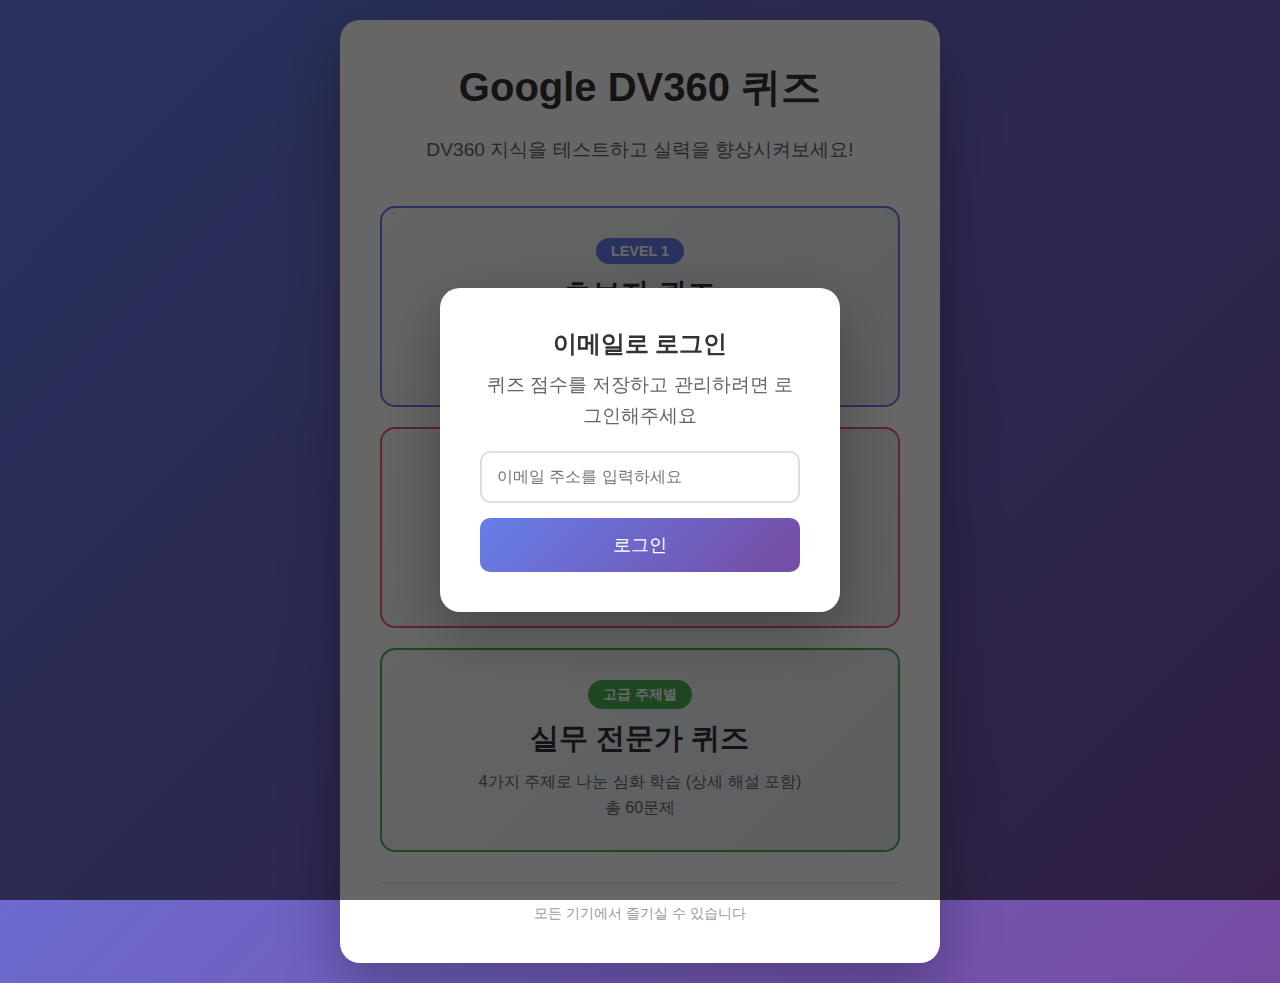
<file: index.html>
<!DOCTYPE html>
<html lang="ko">
<head>
    <meta charset="UTF-8">
    <meta name="viewport" content="width=device-width, initial-scale=1.0">
    <title>Google DV360 퀴즈 게임</title>
    <style>
        * {
            margin: 0;
            padding: 0;
            box-sizing: border-box;
        }

        body {
            font-family: 'Segoe UI', Tahoma, Geneva, Verdana, sans-serif;
            background: linear-gradient(135deg, #667eea 0%, #764ba2 100%);
            min-height: 100vh;
            display: flex;
            justify-content: center;
            align-items: center;
            padding: 20px;
        }

        .container {
            background: white;
            border-radius: 20px;
            box-shadow: 0 20px 60px rgba(0, 0, 0, 0.3);
            max-width: 600px;
            width: 100%;
            padding: 40px;
            text-align: center;
        }

        h1 {
            color: #333;
            font-size: 2.5rem;
            margin-bottom: 20px;
        }

        p {
            color: #666;
            font-size: 1.2rem;
            margin-bottom: 40px;
            line-height: 1.6;
        }

        .level-cards {
            display: grid;
            gap: 20px;
            margin-bottom: 30px;
        }

        .level-card {
            background: linear-gradient(135deg, #f8f9fa 0%, #e9ecef 100%);
            border-radius: 15px;
            padding: 30px;
            transition: all 0.3s ease;
            text-decoration: none;
            color: #333;
            border: 2px solid transparent;
        }

        .level-card:hover {
            transform: translateY(-5px);
            box-shadow: 0 10px 30px rgba(0, 0, 0, 0.2);
        }

        .level-card.level-1 {
            border-color: #667eea;
        }

        .level-card.level-1:hover {
            background: linear-gradient(135deg, #667eea 0%, #764ba2 100%);
            color: white;
        }

        .level-card.level-2 {
            border-color: #f5576c;
        }

        .level-card.level-2:hover {
            background: linear-gradient(135deg, #f093fb 0%, #f5576c 100%);
            color: white;
        }

        .level-card.level-advanced {
            border-color: #4CAF50;
        }

        .level-card.level-advanced:hover {
            background: linear-gradient(135deg, #4CAF50 0%, #2196F3 100%);
            color: white;
        }

        .level-badge {
            display: inline-block;
            padding: 5px 15px;
            border-radius: 20px;
            font-size: 0.9rem;
            font-weight: bold;
            margin-bottom: 10px;
        }

        .level-1 .level-badge {
            background: #667eea;
            color: white;
        }

        .level-2 .level-badge {
            background: #f5576c;
            color: white;
        }

        .level-advanced .level-badge {
            background: #4CAF50;
            color: white;
        }

        .level-card h2 {
            font-size: 1.8rem;
            margin-bottom: 10px;
        }

        .level-card p {
            font-size: 1rem;
            margin-bottom: 0;
        }

        .footer {
            margin-top: 30px;
            padding-top: 20px;
            border-top: 2px solid #e9ecef;
            color: #999;
            font-size: 0.9rem;
        }

        /* 로그인 모달 */
        .modal {
            display: none;
            position: fixed;
            z-index: 1000;
            left: 0;
            top: 0;
            width: 100%;
            height: 100%;
            background-color: rgba(0, 0, 0, 0.6);
            align-items: center;
            justify-content: center;
        }

        .modal.active {
            display: flex;
        }

        .modal-content {
            background: white;
            padding: 40px;
            border-radius: 20px;
            max-width: 400px;
            width: 90%;
            text-align: center;
            box-shadow: 0 20px 60px rgba(0, 0, 0, 0.3);
        }

        .modal-content h2 {
            color: #333;
            margin-bottom: 10px;
        }

        .modal-content p {
            color: #666;
            margin-bottom: 20px;
        }

        #email-input {
            width: 100%;
            padding: 15px;
            border: 2px solid #ddd;
            border-radius: 10px;
            font-size: 1rem;
            margin-bottom: 15px;
            box-sizing: border-box;
        }

        #email-input:focus {
            outline: none;
            border-color: #667eea;
        }

        .btn-login {
            width: 100%;
            background: linear-gradient(135deg, #667eea 0%, #764ba2 100%);
            color: white;
            border: none;
            padding: 15px;
            font-size: 1.1rem;
            border-radius: 10px;
            cursor: pointer;
            transition: all 0.3s ease;
        }

        .btn-login:hover {
            transform: scale(1.05);
        }

        /* 사용자 정보 표시 */
        .user-info {
            display: flex;
            justify-content: space-between;
            align-items: center;
            background: #f8f9fa;
            padding: 15px 20px;
            border-radius: 10px;
            margin-bottom: 20px;
        }

        .user-info span {
            font-size: 1rem;
            color: #333;
        }

        .user-info div {
            display: flex;
            gap: 10px;
        }

        .btn-scores, .btn-logout {
            padding: 8px 15px;
            border: none;
            border-radius: 8px;
            cursor: pointer;
            font-size: 0.9rem;
            transition: all 0.3s ease;
        }

        .btn-scores {
            background: #4CAF50;
            color: white;
        }

        .btn-scores:hover {
            background: #45a049;
        }

        .btn-logout {
            background: #f44336;
            color: white;
        }

        .btn-logout:hover {
            background: #da190b;
        }

        @media (max-width: 600px) {
            h1 {
                font-size: 2rem;
            }

            .container {
                padding: 20px;
            }

            .level-card h2 {
                font-size: 1.5rem;
            }

            .user-info {
                flex-direction: column;
                gap: 10px;
            }

            .user-info div {
                width: 100%;
                flex-direction: column;
            }

            .btn-scores, .btn-logout {
                width: 100%;
            }
        }
    </style>
</head>
<body>
    <!-- 로그인 모달 -->
    <div id="login-modal" class="modal">
        <div class="modal-content">
            <h2>이메일로 로그인</h2>
            <p>퀴즈 점수를 저장하고 관리하려면 로그인해주세요</p>
            <input type="email" id="email-input" placeholder="이메일 주소를 입력하세요" />
            <button onclick="login()" class="btn-login">로그인</button>
        </div>
    </div>

    <div class="container">
        <div class="user-info" id="user-info" style="display: none;">
            <span>👤 <span id="user-email"></span></span>
            <div>
                <button onclick="viewScores()" class="btn-scores">내 점수 보기</button>
                <button onclick="logout()" class="btn-logout">로그아웃</button>
            </div>
        </div>

        <h1>Google DV360 퀴즈</h1>
        <p>DV360 지식을 테스트하고 실력을 향상시켜보세요!</p>

        <div class="level-cards">
            <a href="dv360-quiz.html" class="level-card level-1">
                <div class="level-badge">LEVEL 1</div>
                <h2>초보자 퀴즈</h2>
                <p>DV360의 기본 개념과 용어를 배워보세요<br>총 10문제</p>
            </a>

            <a href="dv360-quiz-2.html" class="level-card level-2">
                <div class="level-badge">LEVEL 2</div>
                <h2>중급자 퀴즈</h2>
                <p>심화된 DV360 지식을 테스트해보세요<br>총 15문제</p>
            </a>

            <a href="dv360-advanced-index.html" class="level-card level-advanced">
                <div class="level-badge">고급 주제별</div>
                <h2>실무 전문가 퀴즈</h2>
                <p>4가지 주제로 나눈 심화 학습 (상세 해설 포함)<br>총 60문제</p>
            </a>
        </div>

        <div class="footer">
            모든 기기에서 즐기실 수 있습니다
        </div>
    </div>

    <script>
        // 로그인 상태 확인
        function checkLogin() {
            const currentUser = localStorage.getItem('currentUser');
            const loginModal = document.getElementById('login-modal');
            const userInfo = document.getElementById('user-info');
            const userEmail = document.getElementById('user-email');

            if (currentUser) {
                // 로그인 되어 있음
                loginModal.classList.remove('active');
                userInfo.style.display = 'flex';
                userEmail.textContent = currentUser;
            } else {
                // 로그인 안 됨
                loginModal.classList.add('active');
                userInfo.style.display = 'none';
            }
        }

        // 로그인
        function login() {
            const emailInput = document.getElementById('email-input');
            const email = emailInput.value.trim();

            if (!email) {
                alert('이메일을 입력해주세요.');
                return;
            }

            // 간단한 이메일 형식 검증
            const emailRegex = /^[^\s@]+@[^\s@]+\.[^\s@]+$/;
            if (!emailRegex.test(email)) {
                alert('올바른 이메일 형식이 아닙니다.');
                return;
            }

            // 로그인 처리
            localStorage.setItem('currentUser', email);

            // 사용자 점수 데이터 초기화 (없을 경우)
            const userScores = localStorage.getItem(`scores_${email}`);
            if (!userScores) {
                localStorage.setItem(`scores_${email}`, JSON.stringify([]));
            }

            checkLogin();
        }

        // 로그아웃
        function logout() {
            if (confirm('로그아웃하시겠습니까?')) {
                localStorage.removeItem('currentUser');
                checkLogin();
            }
        }

        // 내 점수 보기
        function viewScores() {
            window.location.href = 'my-scores.html';
        }

        // Enter 키로 로그인
        document.addEventListener('DOMContentLoaded', function() {
            const emailInput = document.getElementById('email-input');
            if (emailInput) {
                emailInput.addEventListener('keypress', function(e) {
                    if (e.key === 'Enter') {
                        login();
                    }
                });
            }
        });

        // 페이지 로드 시 로그인 상태 확인
        checkLogin();
    </script>
</body>
</html>
</file>
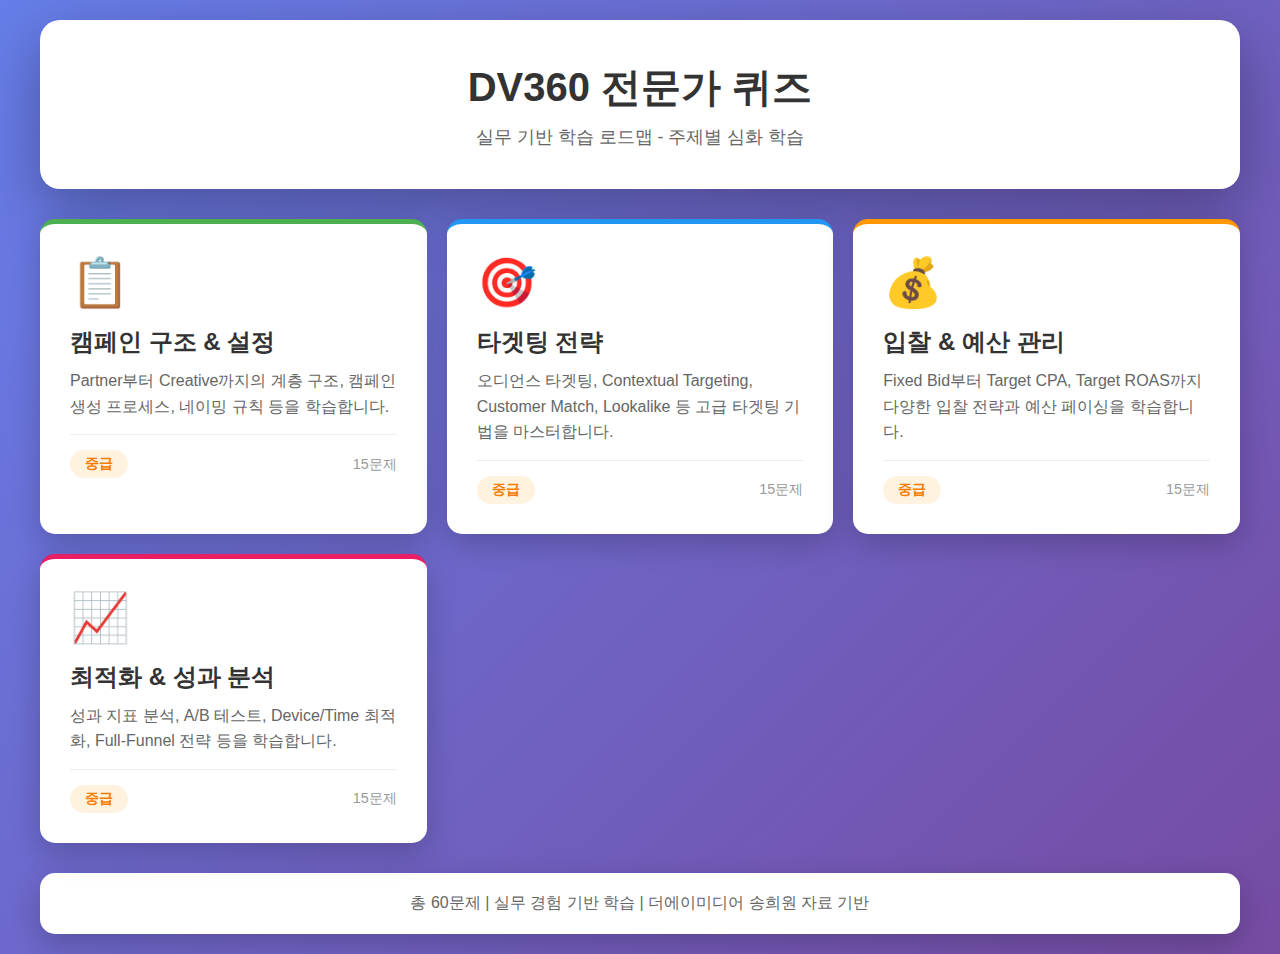
<file: dv360-advanced-index.html>
<!DOCTYPE html>
<html lang="ko">
<head>
    <meta charset="UTF-8">
    <meta name="viewport" content="width=device-width, initial-scale=1.0">
    <title>DV360 전문가 퀴즈 - 주제별 학습</title>
    <style>
        * {
            margin: 0;
            padding: 0;
            box-sizing: border-box;
        }

        body {
            font-family: 'Segoe UI', Tahoma, Geneva, Verdana, sans-serif;
            background: linear-gradient(135deg, #667eea 0%, #764ba2 100%);
            min-height: 100vh;
            padding: 20px;
        }

        .container {
            max-width: 1200px;
            margin: 0 auto;
        }

        header {
            background: white;
            border-radius: 20px;
            padding: 40px;
            margin-bottom: 30px;
            text-align: center;
            box-shadow: 0 20px 60px rgba(0, 0, 0, 0.3);
        }

        header h1 {
            color: #333;
            font-size: 2.5rem;
            margin-bottom: 10px;
        }

        header p {
            color: #666;
            font-size: 1.1rem;
        }

        .quiz-grid {
            display: grid;
            grid-template-columns: repeat(auto-fit, minmax(300px, 1fr));
            gap: 20px;
            margin-bottom: 30px;
        }

        .quiz-card {
            background: white;
            border-radius: 15px;
            padding: 30px;
            box-shadow: 0 10px 30px rgba(0, 0, 0, 0.2);
            transition: all 0.3s ease;
            text-decoration: none;
            color: #333;
        }

        .quiz-card:hover {
            transform: translateY(-10px);
            box-shadow: 0 15px 40px rgba(0, 0, 0, 0.3);
        }

        .quiz-card.campaign {
            border-top: 5px solid #4CAF50;
        }

        .quiz-card.targeting {
            border-top: 5px solid #2196F3;
        }

        .quiz-card.bidding {
            border-top: 5px solid #FF9800;
        }

        .quiz-card.optimization {
            border-top: 5px solid #E91E63;
        }

        .quiz-icon {
            font-size: 3rem;
            margin-bottom: 15px;
        }

        .quiz-card h2 {
            font-size: 1.5rem;
            margin-bottom: 10px;
        }

        .quiz-card p {
            color: #666;
            line-height: 1.6;
            margin-bottom: 15px;
        }

        .quiz-meta {
            display: flex;
            justify-content: space-between;
            align-items: center;
            padding-top: 15px;
            border-top: 1px solid #eee;
        }

        .difficulty {
            padding: 5px 15px;
            border-radius: 15px;
            font-size: 0.85rem;
            font-weight: bold;
        }

        .difficulty.medium {
            background: #FFF3E0;
            color: #F57C00;
        }

        .question-count {
            color: #999;
            font-size: 0.9rem;
        }

        .footer {
            background: white;
            border-radius: 15px;
            padding: 20px;
            text-align: center;
            color: #666;
            box-shadow: 0 10px 30px rgba(0, 0, 0, 0.2);
        }

        @media (max-width: 768px) {
            header h1 {
                font-size: 2rem;
            }

            .quiz-grid {
                grid-template-columns: 1fr;
            }
        }
    </style>
</head>
<body>
    <div class="container">
        <header>
            <h1>DV360 전문가 퀴즈</h1>
            <p>실무 기반 학습 로드맵 - 주제별 심화 학습</p>
        </header>

        <div class="quiz-grid">
            <a href="dv360-quiz-campaign.html" class="quiz-card campaign">
                <div class="quiz-icon">📋</div>
                <h2>캠페인 구조 & 설정</h2>
                <p>Partner부터 Creative까지의 계층 구조, 캠페인 생성 프로세스, 네이밍 규칙 등을 학습합니다.</p>
                <div class="quiz-meta">
                    <span class="difficulty medium">중급</span>
                    <span class="question-count">15문제</span>
                </div>
            </a>

            <a href="dv360-quiz-targeting.html" class="quiz-card targeting">
                <div class="quiz-icon">🎯</div>
                <h2>타겟팅 전략</h2>
                <p>오디언스 타겟팅, Contextual Targeting, Customer Match, Lookalike 등 고급 타겟팅 기법을 마스터합니다.</p>
                <div class="quiz-meta">
                    <span class="difficulty medium">중급</span>
                    <span class="question-count">15문제</span>
                </div>
            </a>

            <a href="dv360-quiz-bidding.html" class="quiz-card bidding">
                <div class="quiz-icon">💰</div>
                <h2>입찰 & 예산 관리</h2>
                <p>Fixed Bid부터 Target CPA, Target ROAS까지 다양한 입찰 전략과 예산 페이싱을 학습합니다.</p>
                <div class="quiz-meta">
                    <span class="difficulty medium">중급</span>
                    <span class="question-count">15문제</span>
                </div>
            </a>

            <a href="dv360-quiz-optimization.html" class="quiz-card optimization">
                <div class="quiz-icon">📈</div>
                <h2>최적화 & 성과 분석</h2>
                <p>성과 지표 분석, A/B 테스트, Device/Time 최적화, Full-Funnel 전략 등을 학습합니다.</p>
                <div class="quiz-meta">
                    <span class="difficulty medium">중급</span>
                    <span class="question-count">15문제</span>
                </div>
            </a>
        </div>

        <div class="footer">
            <p>총 60문제 | 실무 경험 기반 학습 | 더에이미디어 송희원 자료 기반</p>
        </div>
    </div>
</body>
</html>
</file>
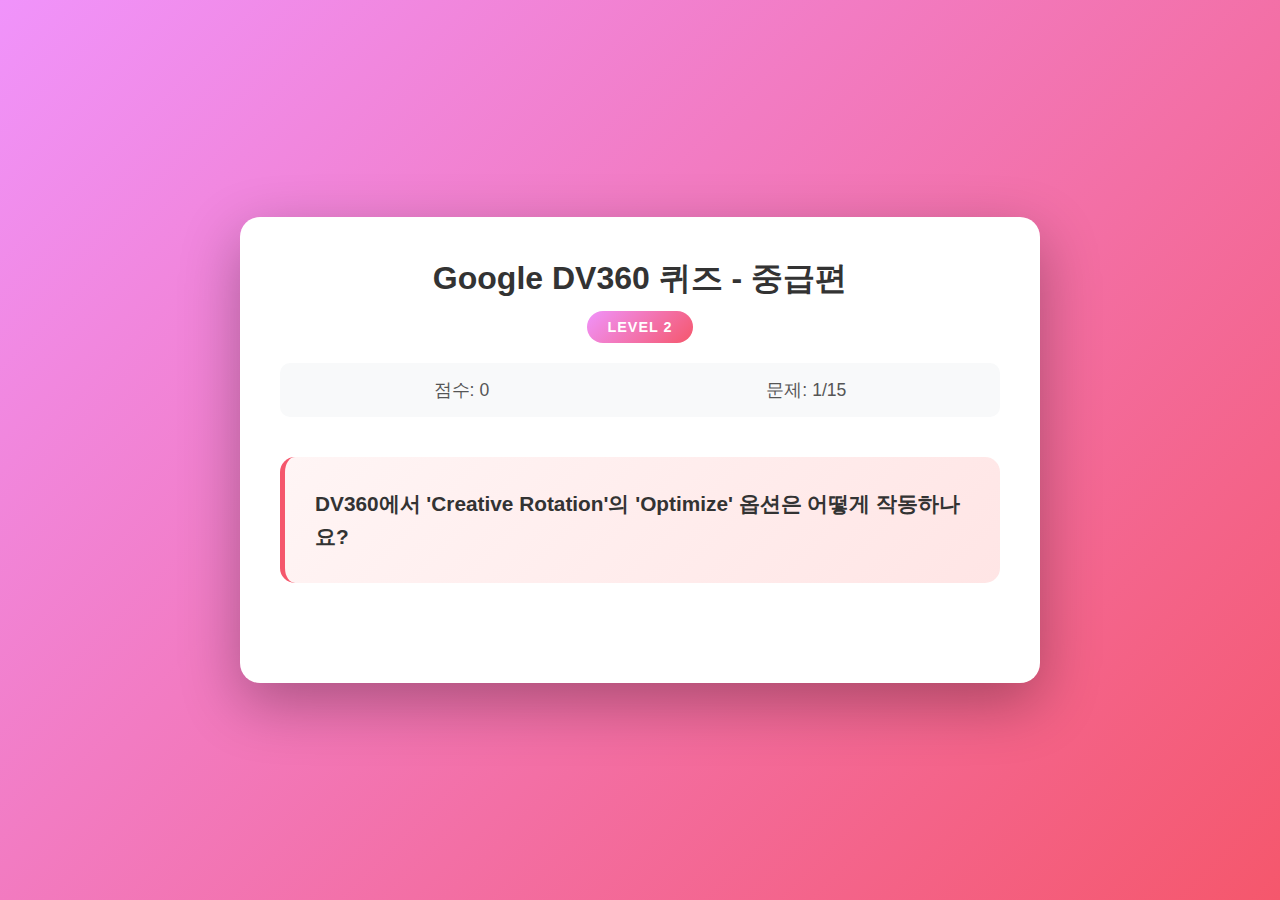
<file: dv360-quiz-2.html>
<!DOCTYPE html>
<html lang="ko">
<head>
    <meta charset="UTF-8">
    <meta name="viewport" content="width=device-width, initial-scale=1.0">
    <title>Google DV360 퀴즈 - 중급편</title>
    <link rel="stylesheet" href="style-2.css">
</head>
<body>
    <div class="container">
        <div class="quiz-header">
            <h1>Google DV360 퀴즈 - 중급편</h1>
            <div class="difficulty-badge">LEVEL 2</div>
            <div class="score-board">
                <span>점수: <span id="score">0</span></span>
                <span>문제: <span id="current-question">1</span>/<span id="total-questions">10</span></span>
            </div>
        </div>

        <div id="quiz-container">
            <div class="question-container">
                <h2 id="question-text"></h2>
            </div>

            <div class="answers-container" id="answers-container">
                <!-- 답변 버튼들이 여기에 동적으로 생성됩니다 -->
            </div>

            <div class="button-container">
                <button id="next-btn" class="btn-next" style="display: none;">다음 문제</button>
            </div>
        </div>

        <div id="result-container" style="display: none;">
            <h2>퀴즈 완료!</h2>
            <p class="final-score">최종 점수: <span id="final-score"></span>/10</p>
            <p id="result-message"></p>
            <div class="result-actions">
                <button id="restart-btn" class="btn-restart">다시 시작하기</button>
                <a href="dv360-quiz.html" class="btn-level1">레벨 1로 돌아가기</a>
            </div>
        </div>
    </div>

    <script src="script-2.js"></script>
</body>
</html>
</file>
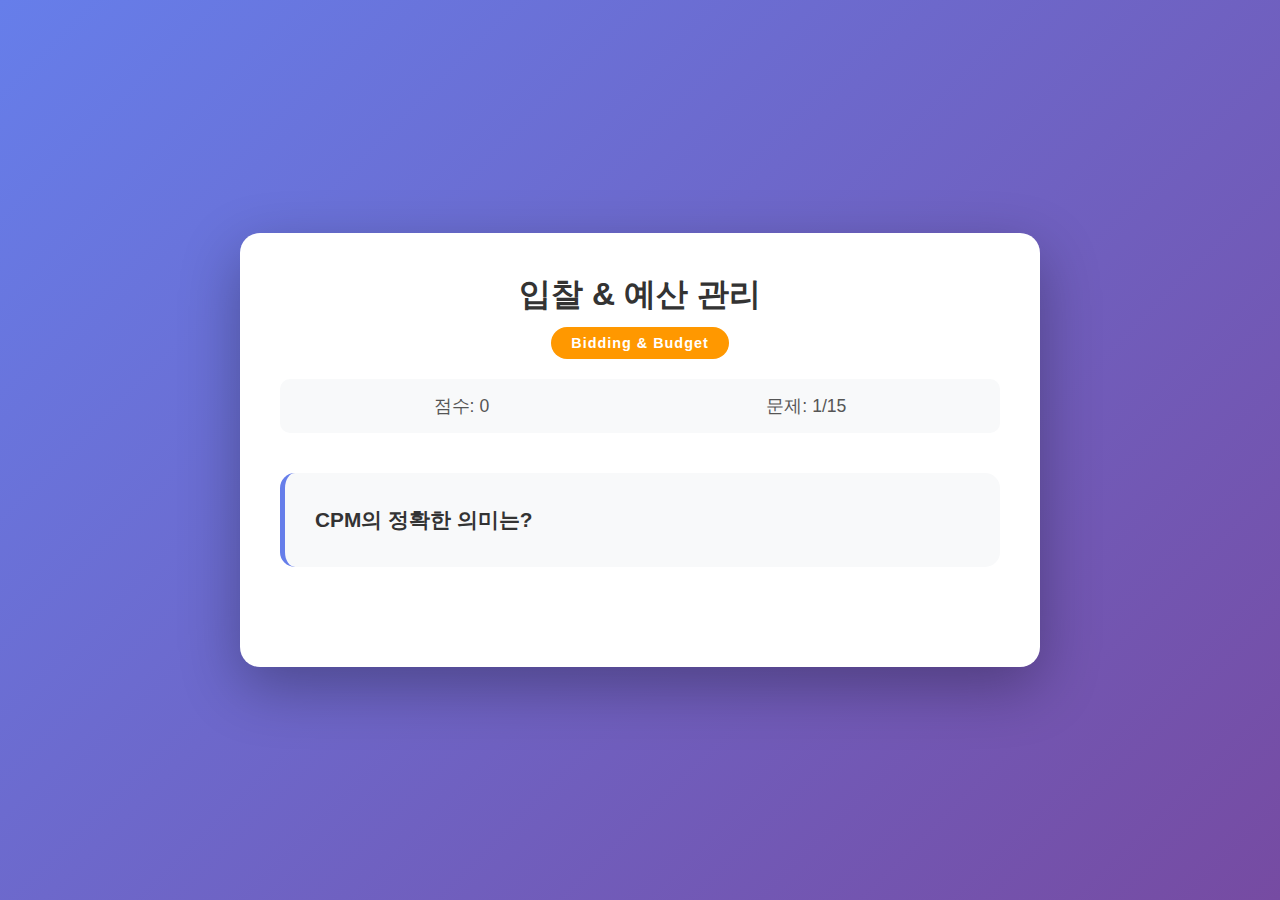
<file: dv360-quiz-bidding.html>
<!DOCTYPE html>
<html lang="ko">
<head>
    <meta charset="UTF-8">
    <meta name="viewport" content="width=device-width, initial-scale=1.0">
    <title>DV360 퀴즈 - 입찰 & 예산 관리</title>
    <link rel="stylesheet" href="dv360-advanced-style.css">
</head>
<body>
    <div class="container">
        <div class="quiz-header">
            <h1>입찰 & 예산 관리</h1>
            <div class="topic-badge bidding">Bidding & Budget</div>
            <div class="score-board">
                <span>점수: <span id="score">0</span></span>
                <span>문제: <span id="current-question">1</span>/<span id="total-questions">15</span></span>
            </div>
        </div>

        <div id="quiz-container">
            <div class="question-container">
                <h2 id="question-text"></h2>
            </div>

            <div class="answers-container" id="answers-container"></div>

            <div class="button-container">
                <button id="next-btn" class="btn-next" style="display: none;">다음 문제</button>
            </div>
        </div>

        <div id="result-container" style="display: none;">
            <h2>퀴즈 완료!</h2>
            <p class="final-score">최종 점수: <span id="final-score"></span>/15</p>
            <p id="result-message"></p>
            <div class="result-actions">
                <button id="restart-btn" class="btn-restart">다시 시작하기</button>
                <a href="dv360-advanced-index.html" class="btn-home">주제 선택으로</a>
            </div>
        </div>
    </div>

    <script src="dv360-quiz-bidding.js"></script>
</body>
</html>
</file>
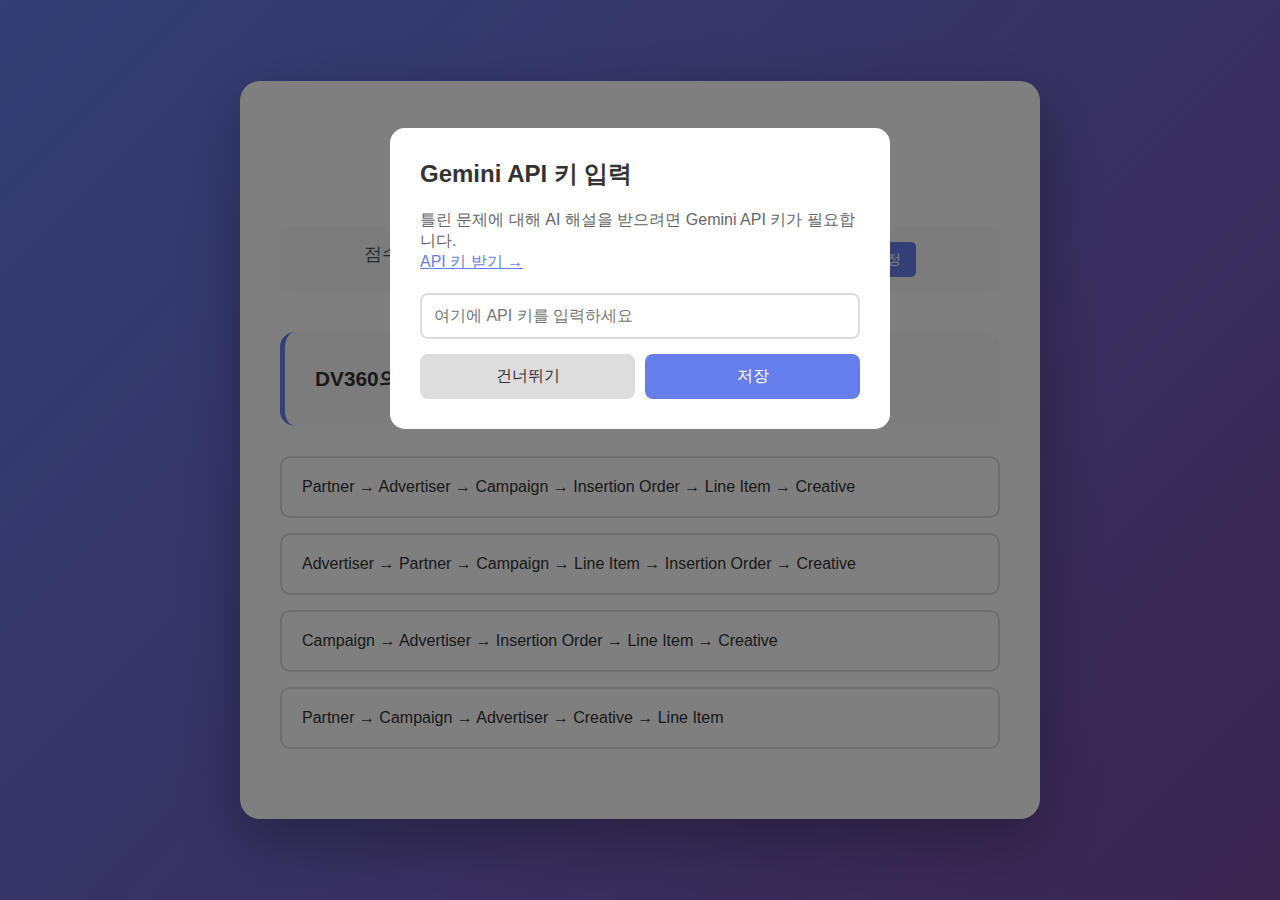
<file: dv360-quiz-campaign-gemini.html>
<!DOCTYPE html>
<html lang="ko">
<head>
    <meta charset="UTF-8">
    <meta name="viewport" content="width=device-width, initial-scale=1.0">
    <title>DV360 퀴즈 - 캠페인 구조 & 설정 (Gemini AI 해설)</title>
    <link rel="stylesheet" href="dv360-advanced-style.css">
    <style>
        .modal {
            display: none;
            position: fixed;
            z-index: 1000;
            left: 0;
            top: 0;
            width: 100%;
            height: 100%;
            background-color: rgba(0,0,0,0.5);
        }

        .modal-content {
            background-color: white;
            margin: 10% auto;
            padding: 30px;
            border-radius: 15px;
            max-width: 500px;
            width: 90%;
        }

        .modal-content h2 {
            color: #333;
            margin-bottom: 20px;
        }

        .modal-content input {
            width: 100%;
            padding: 12px;
            border: 2px solid #ddd;
            border-radius: 8px;
            font-size: 1rem;
            margin-bottom: 15px;
        }

        .modal-buttons {
            display: flex;
            gap: 10px;
        }

        .modal-buttons button {
            flex: 1;
            padding: 12px;
            border: none;
            border-radius: 8px;
            font-size: 1rem;
            cursor: pointer;
        }

        .btn-submit {
            background: #667eea;
            color: white;
        }

        .btn-cancel {
            background: #ddd;
            color: #333;
        }

        .explanation-box {
            display: none;
            background: #fff3cd;
            border: 2px solid #ffc107;
            border-radius: 10px;
            padding: 20px;
            margin-top: 20px;
        }

        .explanation-box.show {
            display: block;
        }

        .explanation-box h3 {
            color: #856404;
            margin-bottom: 10px;
        }

        .explanation-box p {
            color: #856404;
            line-height: 1.6;
        }

        .loading {
            text-align: center;
            color: #667eea;
        }

        .gemini-badge {
            display: inline-block;
            background: linear-gradient(135deg, #667eea 0%, #764ba2 100%);
            color: white;
            padding: 5px 12px;
            border-radius: 15px;
            font-size: 0.8rem;
            margin-left: 10px;
        }
    </style>
</head>
<body>
    <!-- API Key Modal -->
    <div id="api-modal" class="modal">
        <div class="modal-content">
            <h2>Gemini API 키 입력</h2>
            <p style="color: #666; margin-bottom: 20px;">
                틀린 문제에 대해 AI 해설을 받으려면 Gemini API 키가 필요합니다.
                <br><a href="https://makersuite.google.com/app/apikey" target="_blank" style="color: #667eea;">API 키 받기 →</a>
            </p>
            <input type="text" id="api-key-input" placeholder="여기에 API 키를 입력하세요">
            <div class="modal-buttons">
                <button class="btn-cancel" onclick="skipApiKey()">건너뛰기</button>
                <button class="btn-submit" onclick="saveApiKey()">저장</button>
            </div>
        </div>
    </div>

    <div class="container">
        <div class="quiz-header">
            <h1>캠페인 구조 & 설정 <span class="gemini-badge">✨ AI 해설</span></h1>
            <div class="topic-badge campaign">Campaign Setup</div>
            <div class="score-board">
                <span>점수: <span id="score">0</span></span>
                <span>문제: <span id="current-question">1</span>/<span id="total-questions">15</span></span>
                <button onclick="resetApiKey()" style="background:#667eea;color:white;border:none;padding:8px 15px;border-radius:5px;cursor:pointer;font-size:0.9rem;">🔑 API 키 재설정</button>
            </div>
        </div>

        <div id="quiz-container">
            <div class="question-container">
                <h2 id="question-text"></h2>
            </div>

            <div class="answers-container" id="answers-container"></div>

            <div id="explanation-box" class="explanation-box">
                <h3>💡 AI 해설</h3>
                <div id="explanation-content"></div>
            </div>

            <div class="button-container">
                <button id="next-btn" class="btn-next" style="display: none;">다음 문제</button>
            </div>
        </div>

        <div id="result-container" style="display: none;">
            <h2>퀴즈 완료!</h2>
            <p class="final-score">최종 점수: <span id="final-score"></span>/15</p>
            <p id="result-message"></p>
            <div class="result-actions">
                <button id="restart-btn" class="btn-restart">다시 시작하기</button>
                <a href="dv360-advanced-index.html" class="btn-home">주제 선택으로</a>
            </div>
        </div>
    </div>

    <script src="dv360-quiz-campaign-gemini.js"></script>
</body>
</html>
</file>
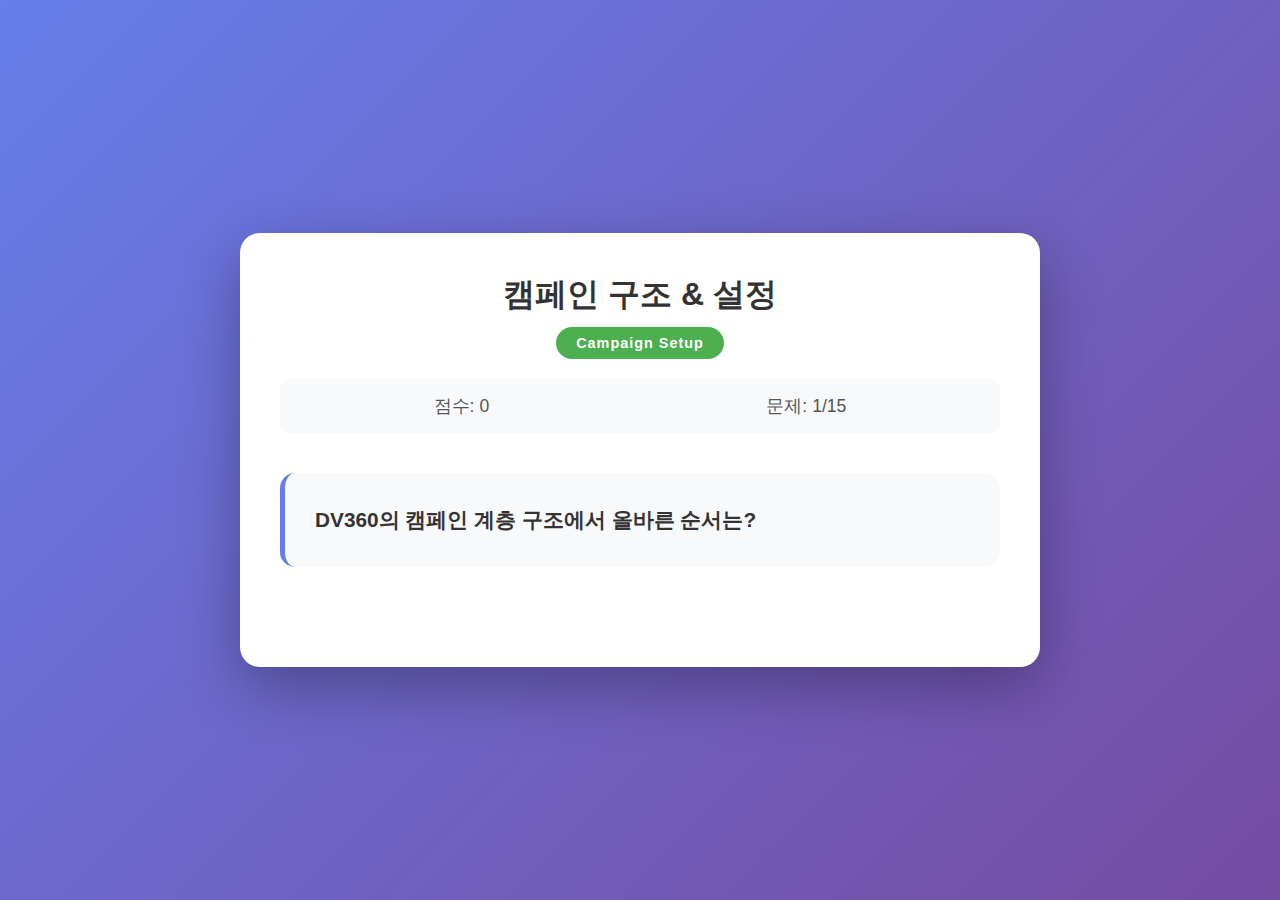
<file: dv360-quiz-campaign.html>
<!DOCTYPE html>
<html lang="ko">
<head>
    <meta charset="UTF-8">
    <meta name="viewport" content="width=device-width, initial-scale=1.0">
    <title>DV360 퀴즈 - 캠페인 구조 & 설정</title>
    <link rel="stylesheet" href="dv360-advanced-style.css">
</head>
<body>
    <div class="container">
        <div class="quiz-header">
            <h1>캠페인 구조 & 설정</h1>
            <div class="topic-badge campaign">Campaign Setup</div>
            <div class="score-board">
                <span>점수: <span id="score">0</span></span>
                <span>문제: <span id="current-question">1</span>/<span id="total-questions">15</span></span>
            </div>
        </div>

        <div id="quiz-container">
            <div class="question-container">
                <h2 id="question-text"></h2>
            </div>

            <div class="answers-container" id="answers-container"></div>

            <div class="button-container">
                <button id="next-btn" class="btn-next" style="display: none;">다음 문제</button>
            </div>
        </div>

        <div id="result-container" style="display: none;">
            <h2>퀴즈 완료!</h2>
            <p class="final-score">최종 점수: <span id="final-score"></span>/15</p>
            <p id="result-message"></p>
            <div class="result-actions">
                <button id="restart-btn" class="btn-restart">다시 시작하기</button>
                <a href="dv360-advanced-index.html" class="btn-home">주제 선택으로</a>
            </div>
        </div>
    </div>

    <script src="dv360-quiz-campaign.js"></script>
</body>
</html>
</file>
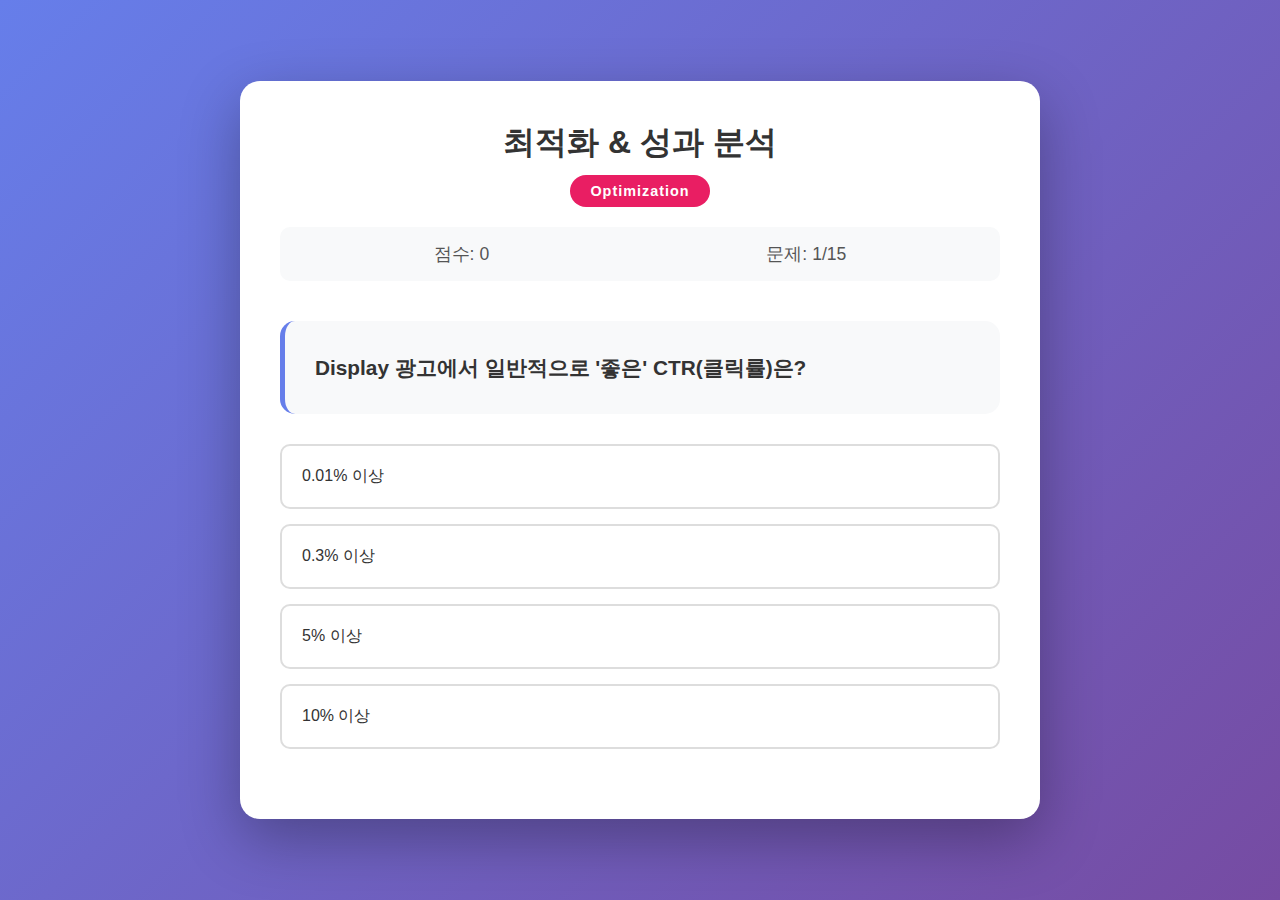
<file: dv360-quiz-optimization.html>
<!DOCTYPE html>
<html lang="ko">
<head>
    <meta charset="UTF-8">
    <meta name="viewport" content="width=device-width, initial-scale=1.0">
    <title>DV360 퀴즈 - 최적화 & 성과 분석</title>
    <link rel="stylesheet" href="dv360-advanced-style.css">
</head>
<body>
    <div class="container">
        <div class="quiz-header">
            <h1>최적화 & 성과 분석</h1>
            <div class="topic-badge optimization">Optimization</div>
            <div class="score-board">
                <span>점수: <span id="score">0</span></span>
                <span>문제: <span id="current-question">1</span>/<span id="total-questions">15</span></span>
            </div>
        </div>

        <div id="quiz-container">
            <div class="question-container">
                <h2 id="question-text"></h2>
            </div>

            <div class="answers-container" id="answers-container"></div>

            <div id="explanation-box" class="explanation-box" style="display: none;">
                <h3>💡 해설</h3>
                <p id="explanation-text"></p>
            </div>

            <div class="button-container">
                <button id="next-btn" class="btn-next" style="display: none;">다음 문제</button>
            </div>
        </div>

        <div id="result-container" style="display: none;">
            <h2>퀴즈 완료!</h2>
            <p class="final-score">최종 점수: <span id="final-score"></span>/15</p>
            <p id="result-message"></p>
            <div class="result-actions">
                <button id="restart-btn" class="btn-restart">다시 시작하기</button>
                <a href="dv360-advanced-index.html" class="btn-home">주제 선택으로</a>
            </div>
        </div>
    </div>

    <script src="dv360-quiz-optimization.js"></script>
</body>
</html>
</file>
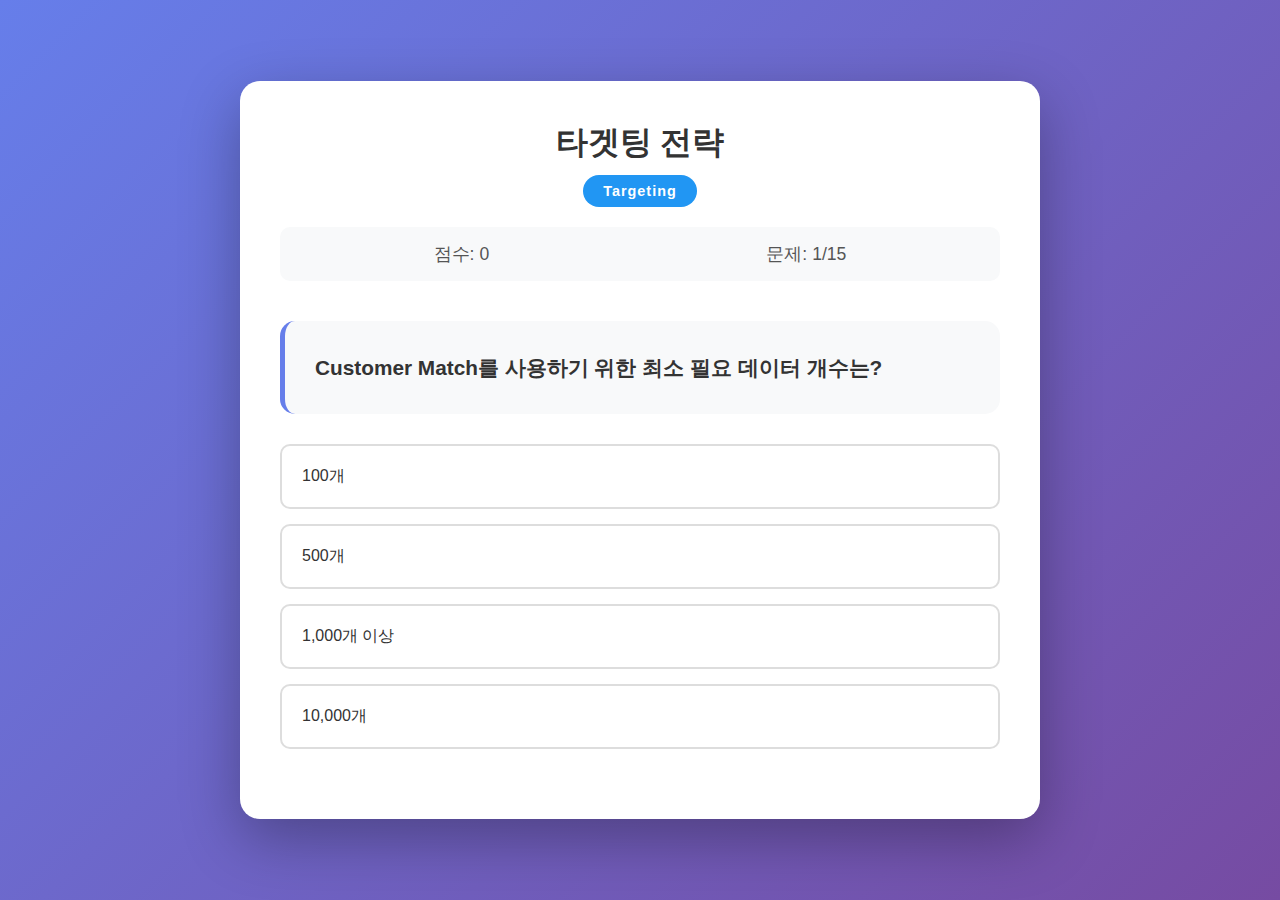
<file: dv360-quiz-targeting.html>
<!DOCTYPE html>
<html lang="ko">
<head>
    <meta charset="UTF-8">
    <meta name="viewport" content="width=device-width, initial-scale=1.0">
    <title>DV360 퀴즈 - 타겟팅 전략</title>
    <link rel="stylesheet" href="dv360-advanced-style.css?v=2">
</head>
<body>
    <div class="container">
        <div class="quiz-header">
            <h1>타겟팅 전략</h1>
            <div class="topic-badge targeting">Targeting</div>
            <div class="score-board">
                <span>점수: <span id="score">0</span></span>
                <span>문제: <span id="current-question">1</span>/<span id="total-questions">15</span></span>
            </div>
        </div>

        <div id="quiz-container">
            <div class="question-container">
                <h2 id="question-text"></h2>
            </div>

            <div class="answers-container" id="answers-container"></div>

            <div id="explanation-box" class="explanation-box" style="display: none; visibility: visible; opacity: 1;">
                <h3>💡 해설</h3>
                <p id="explanation-text"></p>
            </div>

            <div class="button-container">
                <button id="next-btn" class="btn-next" style="display: none;">다음 문제</button>
            </div>
        </div>

        <div id="result-container" style="display: none;">
            <h2>퀴즈 완료!</h2>
            <p class="final-score">최종 점수: <span id="final-score"></span>/15</p>
            <p id="result-message"></p>
            <div class="result-actions">
                <button id="restart-btn" class="btn-restart">다시 시작하기</button>
                <a href="dv360-advanced-index.html" class="btn-home">주제 선택으로</a>
            </div>
        </div>
    </div>

    <script src="dv360-quiz-targeting.js?v=2"></script>
</body>
</html>
</file>
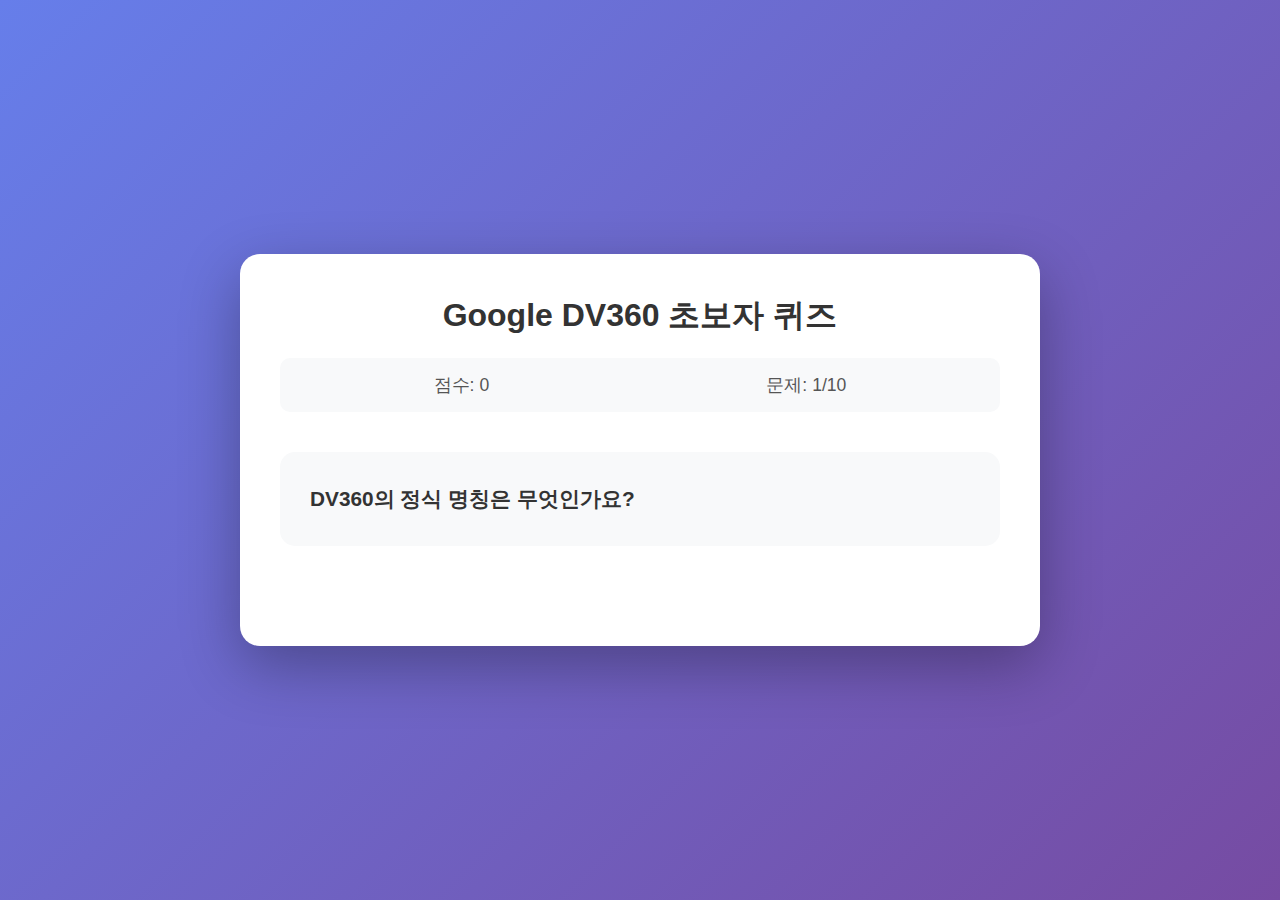
<file: dv360-quiz.html>
<!DOCTYPE html>
<html lang="ko">
<head>
    <meta charset="UTF-8">
    <meta name="viewport" content="width=device-width, initial-scale=1.0">
    <title>Google DV360 초보자 퀴즈</title>
    <link rel="stylesheet" href="style.css">
</head>
<body>
    <div class="container">
        <div class="quiz-header">
            <h1>Google DV360 초보자 퀴즈</h1>
            <div class="score-board">
                <span>점수: <span id="score">0</span></span>
                <span>문제: <span id="current-question">1</span>/<span id="total-questions">10</span></span>
            </div>
        </div>

        <div id="quiz-container">
            <div class="question-container">
                <h2 id="question-text"></h2>
            </div>

            <div class="answers-container" id="answers-container">
                <!-- 답변 버튼들이 여기에 동적으로 생성됩니다 -->
            </div>

            <div class="button-container">
                <button id="next-btn" class="btn-next" style="display: none;">다음 문제</button>
            </div>
        </div>

        <div id="result-container" style="display: none;">
            <h2>퀴즈 완료!</h2>
            <p class="final-score">최종 점수: <span id="final-score"></span>/10</p>
            <p id="result-message"></p>
            <button id="restart-btn" class="btn-restart">다시 시작하기</button>
        </div>
    </div>

    <script src="script.js"></script>
</body>
</html>
</file>
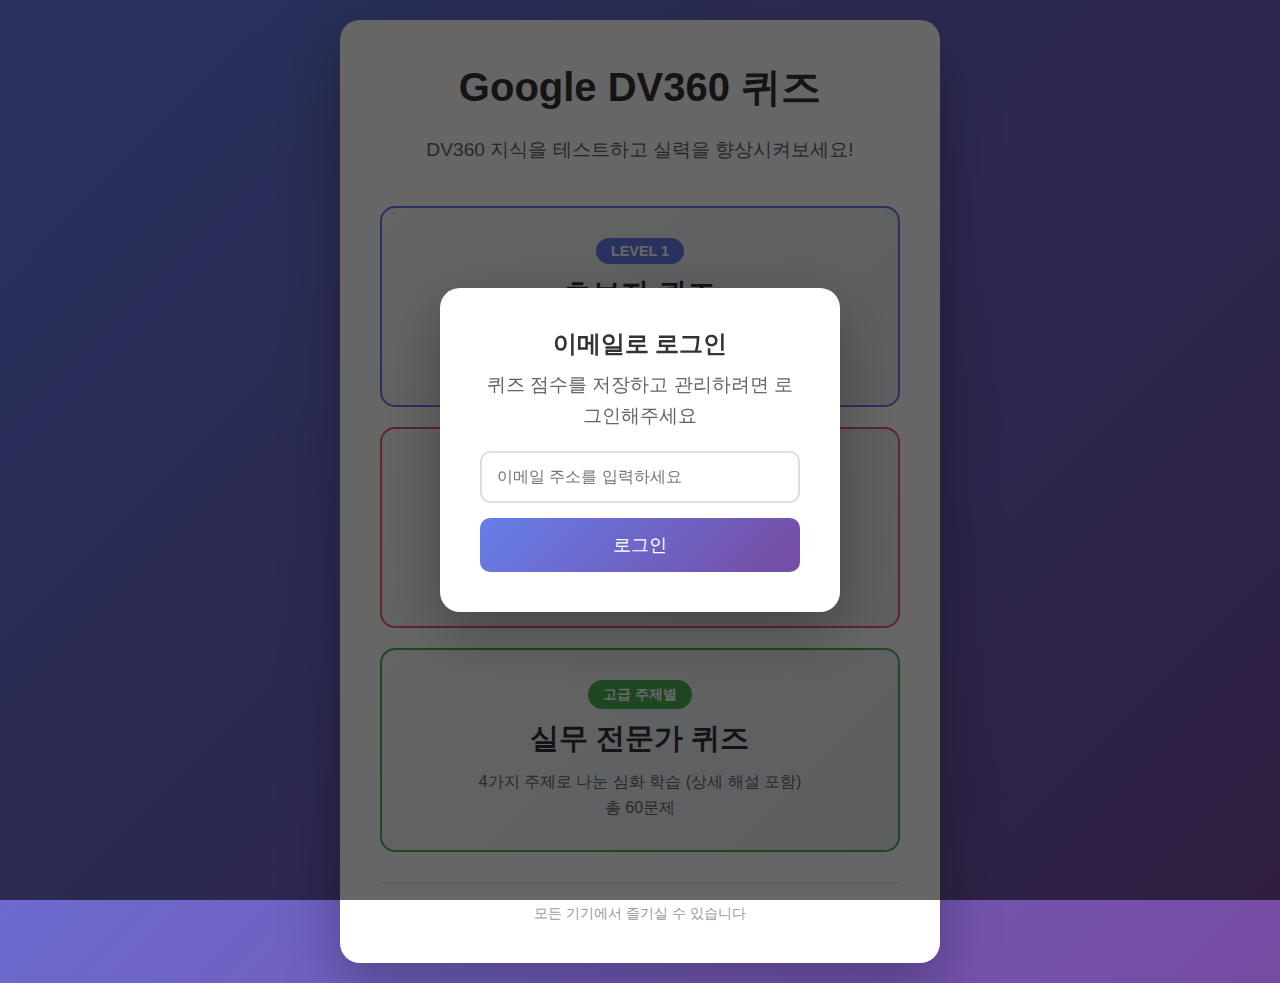
<file: my-scores.html>
<!DOCTYPE html>
<html lang="ko">
<head>
    <meta charset="UTF-8">
    <meta name="viewport" content="width=device-width, initial-scale=1.0">
    <title>내 점수 - DV360 퀴즈</title>
    <style>
        * {
            margin: 0;
            padding: 0;
            box-sizing: border-box;
        }

        body {
            font-family: 'Segoe UI', Tahoma, Geneva, Verdana, sans-serif;
            background: linear-gradient(135deg, #667eea 0%, #764ba2 100%);
            min-height: 100vh;
            padding: 20px;
        }

        .container {
            max-width: 1000px;
            margin: 0 auto;
            background: white;
            border-radius: 20px;
            padding: 40px;
            box-shadow: 0 20px 60px rgba(0, 0, 0, 0.3);
        }

        .header {
            display: flex;
            justify-content: space-between;
            align-items: center;
            margin-bottom: 30px;
            padding-bottom: 20px;
            border-bottom: 2px solid #e9ecef;
        }

        .header h1 {
            color: #333;
            font-size: 2rem;
        }

        .user-email {
            color: #667eea;
            font-size: 1.1rem;
        }

        .btn-back {
            background: #667eea;
            color: white;
            text-decoration: none;
            padding: 10px 20px;
            border-radius: 8px;
            transition: all 0.3s ease;
        }

        .btn-back:hover {
            background: #5568d3;
        }

        .summary-cards {
            display: grid;
            grid-template-columns: repeat(auto-fit, minmax(200px, 1fr));
            gap: 20px;
            margin-bottom: 40px;
        }

        .summary-card {
            background: linear-gradient(135deg, #f8f9fa 0%, #e9ecef 100%);
            padding: 20px;
            border-radius: 15px;
            text-align: center;
        }

        .summary-card h3 {
            color: #666;
            font-size: 0.9rem;
            margin-bottom: 10px;
        }

        .summary-card .value {
            font-size: 2rem;
            font-weight: bold;
            color: #667eea;
        }

        .quiz-section {
            margin-bottom: 30px;
        }

        .quiz-section h2 {
            color: #333;
            font-size: 1.3rem;
            margin-bottom: 15px;
            padding: 10px;
            background: #f8f9fa;
            border-radius: 10px;
        }

        .score-history {
            display: grid;
            gap: 15px;
        }

        .score-item {
            background: white;
            border: 2px solid #e9ecef;
            border-radius: 10px;
            padding: 15px;
            display: flex;
            justify-content: space-between;
            align-items: center;
            transition: all 0.3s ease;
        }

        .score-item:hover {
            border-color: #667eea;
            transform: translateX(5px);
        }

        .score-info {
            flex: 1;
        }

        .score-date {
            font-size: 0.9rem;
            color: #999;
            margin-bottom: 5px;
        }

        .score-result {
            display: flex;
            align-items: center;
            gap: 15px;
        }

        .score-number {
            font-size: 1.5rem;
            font-weight: bold;
        }

        .score-number.passed {
            color: #4CAF50;
        }

        .score-number.failed {
            color: #f44336;
        }

        .badge {
            padding: 5px 15px;
            border-radius: 20px;
            font-size: 0.9rem;
            font-weight: bold;
        }

        .badge.passed {
            background: #4CAF50;
            color: white;
        }

        .badge.failed {
            background: #f44336;
            color: white;
        }

        .no-scores {
            text-align: center;
            padding: 40px;
            color: #999;
            font-size: 1.1rem;
        }

        @media (max-width: 600px) {
            .container {
                padding: 20px;
            }

            .header {
                flex-direction: column;
                gap: 15px;
                text-align: center;
            }

            .header h1 {
                font-size: 1.5rem;
            }

            .score-item {
                flex-direction: column;
                gap: 10px;
            }

            .score-result {
                width: 100%;
                justify-content: center;
            }
        }
    </style>
</head>
<body>
    <div class="container">
        <div class="header">
            <div>
                <h1>📊 내 퀴즈 점수</h1>
                <p class="user-email" id="user-email"></p>
            </div>
            <a href="index.html" class="btn-back">← 홈으로</a>
        </div>

        <div class="summary-cards">
            <div class="summary-card">
                <h3>총 응시 횟수</h3>
                <div class="value" id="total-attempts">0</div>
            </div>
            <div class="summary-card">
                <h3>합격 횟수</h3>
                <div class="value" id="passed-count">0</div>
            </div>
            <div class="summary-card">
                <h3>불합격 횟수</h3>
                <div class="value" id="failed-count">0</div>
            </div>
            <div class="summary-card">
                <h3>평균 점수</h3>
                <div class="value" id="average-score">0%</div>
            </div>
        </div>

        <div id="scores-container"></div>

        <div id="no-scores" class="no-scores" style="display: none;">
            아직 응시한 퀴즈가 없습니다.<br>
            퀴즈를 풀고 점수를 쌓아보세요!
        </div>
    </div>

    <script>
        // 페이지 로드 시 점수 데이터 표시
        window.addEventListener('DOMContentLoaded', function() {
            const currentUser = localStorage.getItem('currentUser');

            if (!currentUser) {
                alert('로그인이 필요합니다.');
                window.location.href = 'index.html';
                return;
            }

            document.getElementById('user-email').textContent = currentUser;

            // 점수 데이터 로드
            const scoresKey = `scores_${currentUser}`;
            const scores = JSON.parse(localStorage.getItem(scoresKey) || '[]');

            if (scores.length === 0) {
                document.getElementById('no-scores').style.display = 'block';
                return;
            }

            // 요약 통계 계산
            const totalAttempts = scores.length;
            const passedCount = scores.filter(s => s.passed).length;
            const failedCount = totalAttempts - passedCount;
            const avgPercentage = (scores.reduce((sum, s) => sum + parseFloat(s.percentage), 0) / totalAttempts).toFixed(1);

            document.getElementById('total-attempts').textContent = totalAttempts;
            document.getElementById('passed-count').textContent = passedCount;
            document.getElementById('failed-count').textContent = failedCount;
            document.getElementById('average-score').textContent = avgPercentage + '%';

            // 퀴즈별로 그룹화
            const quizGroups = {};
            scores.forEach(score => {
                if (!quizGroups[score.quizName]) {
                    quizGroups[score.quizName] = [];
                }
                quizGroups[score.quizName].push(score);
            });

            // 퀴즈별 섹션 생성
            const scoresContainer = document.getElementById('scores-container');

            Object.keys(quizGroups).forEach(quizName => {
                const quizScores = quizGroups[quizName];
                const section = document.createElement('div');
                section.className = 'quiz-section';

                const bestScore = Math.max(...quizScores.map(s => s.score));
                const bestPercentage = Math.max(...quizScores.map(s => parseFloat(s.percentage)));

                section.innerHTML = `
                    <h2>${quizName} (최고 점수: ${bestScore}/${quizScores[0].totalQuestions} - ${bestPercentage}%)</h2>
                    <div class="score-history">
                        ${quizScores.reverse().map(score => `
                            <div class="score-item">
                                <div class="score-info">
                                    <div class="score-date">${formatDate(score.date)}</div>
                                </div>
                                <div class="score-result">
                                    <div class="score-number ${score.passed ? 'passed' : 'failed'}">
                                        ${score.score}/${score.totalQuestions} (${score.percentage}%)
                                    </div>
                                    <div class="badge ${score.passed ? 'passed' : 'failed'}">
                                        ${score.passed ? '합격' : '불합격'}
                                    </div>
                                </div>
                            </div>
                        `).join('')}
                    </div>
                `;

                scoresContainer.appendChild(section);
            });
        });

        // 날짜 포맷 함수
        function formatDate(dateString) {
            const date = new Date(dateString);
            const year = date.getFullYear();
            const month = String(date.getMonth() + 1).padStart(2, '0');
            const day = String(date.getDate()).padStart(2, '0');
            const hours = String(date.getHours()).padStart(2, '0');
            const minutes = String(date.getMinutes()).padStart(2, '0');
            return `${year}-${month}-${day} ${hours}:${minutes}`;
        }
    </script>
</body>
</html>
</file>
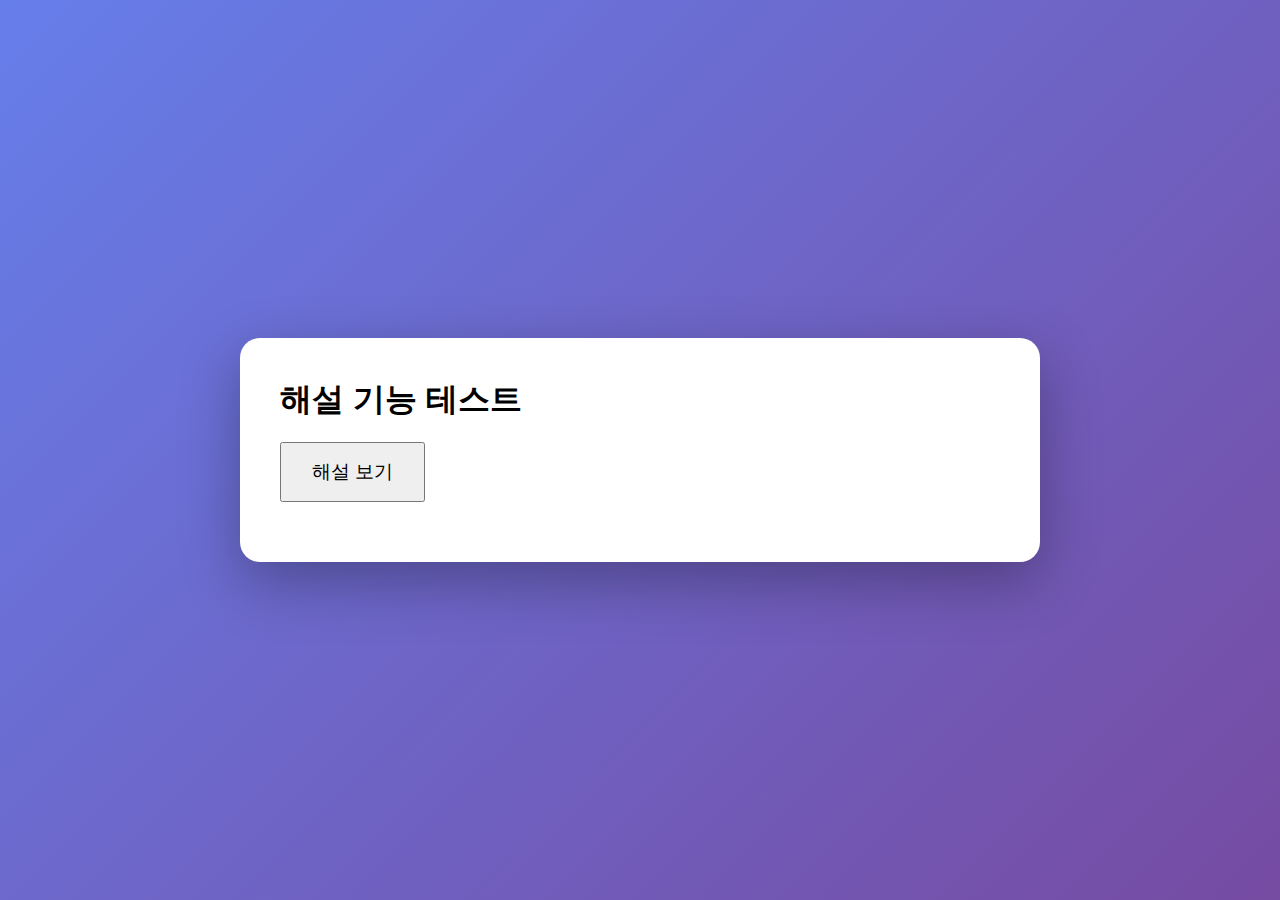
<file: test-explanation.html>
<!DOCTYPE html>
<html lang="ko">
<head>
    <meta charset="UTF-8">
    <meta name="viewport" content="width=device-width, initial-scale=1.0">
    <title>해설 테스트</title>
    <link rel="stylesheet" href="dv360-advanced-style.css">
</head>
<body>
    <div class="container" style="margin: 50px auto; max-width: 800px;">
        <h1>해설 기능 테스트</h1>

        <button onclick="showExplanation()" style="padding: 15px 30px; font-size: 1.2rem; margin: 20px 0;">
            해설 보기
        </button>

        <div id="explanation-box" class="explanation-box" style="display: none;">
            <h3>💡 해설</h3>
            <p id="explanation-text">이것은 테스트 해설입니다. 이 텍스트가 보이면 해설 기능이 정상 작동하는 것입니다!</p>
        </div>
    </div>

    <script>
        function showExplanation() {
            const explanationBox = document.getElementById('explanation-box');
            const explanationText = document.getElementById('explanation-text');

            console.log('showExplanation 함수 실행됨');
            console.log('explanationBox:', explanationBox);
            console.log('explanationText:', explanationText);

            explanationBox.style.display = 'block';
            explanationBox.style.visibility = 'visible';
            explanationBox.style.opacity = '1';

            console.log('해설 박스 표시 완료');
        }
    </script>
</body>
</html>
</file>
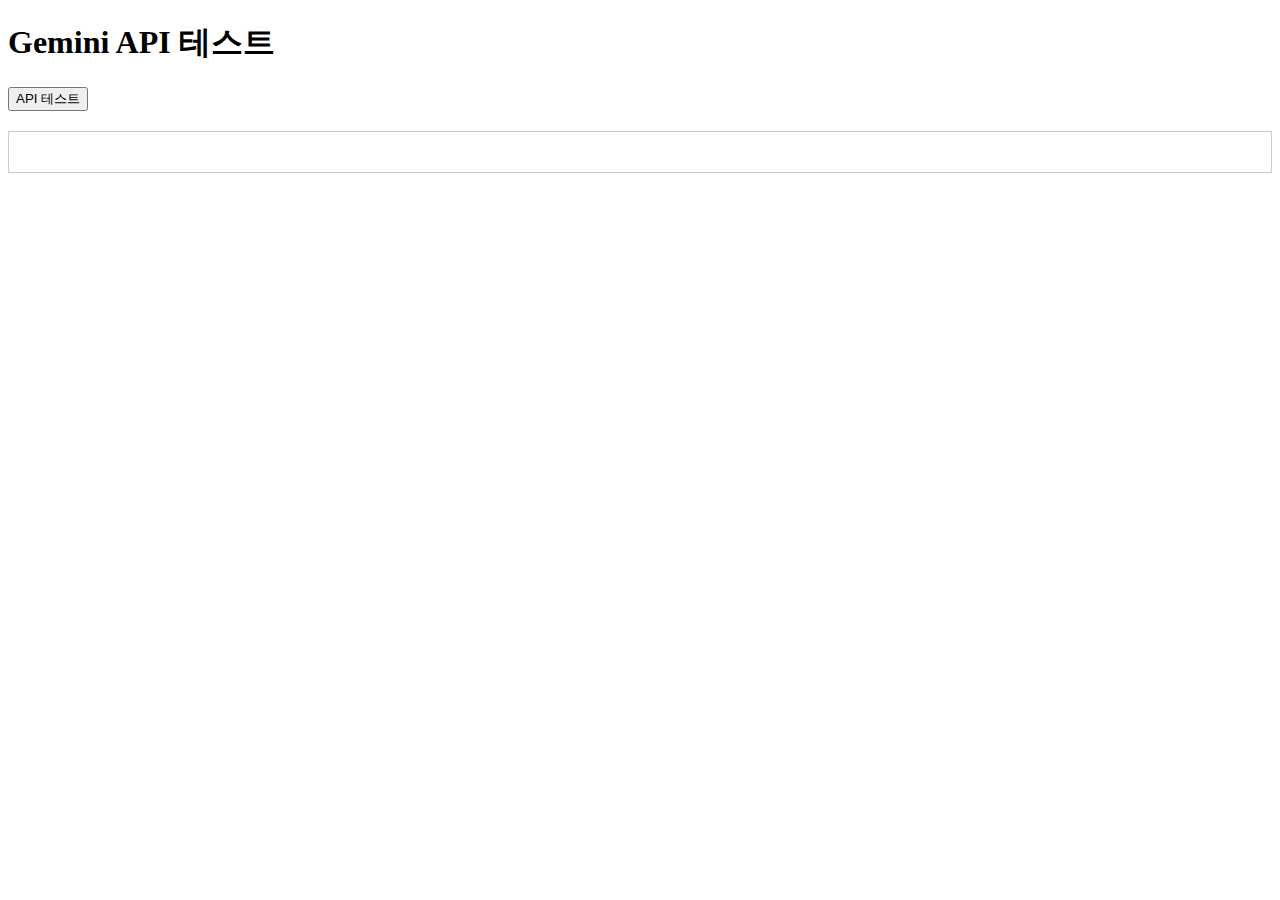
<file: test-gemini.html>
<!DOCTYPE html>
<html lang="ko">
<head>
    <meta charset="UTF-8">
    <title>Gemini API 테스트</title>
</head>
<body>
    <h1>Gemini API 테스트</h1>
    <button onclick="testApi()">API 테스트</button>
    <div id="result" style="margin-top: 20px; padding: 20px; border: 1px solid #ccc;"></div>

    <script>
        async function testApi() {
            const apiKey = 'AIzaSyBcv8i3qEAfEHAIJoWe0OEbdZrVhUNxSEw';
            const url = 'https://generativelanguage.googleapis.com/v1beta/models/gemini-pro:generateContent';

            const resultDiv = document.getElementById('result');
            resultDiv.innerHTML = '테스트 중...';

            try {
                const response = await fetch(`${url}?key=${apiKey}`, {
                    method: 'POST',
                    headers: {
                        'Content-Type': 'application/json'
                    },
                    body: JSON.stringify({
                        contents: [{
                            parts: [{
                                text: '안녕하세요. 간단히 인사해주세요.'
                            }]
                        }]
                    })
                });

                console.log('Response status:', response.status);

                if (!response.ok) {
                    const errorText = await response.text();
                    console.error('Error response:', errorText);
                    resultDiv.innerHTML = `<strong>에러 (${response.status}):</strong><br><pre>${errorText}</pre>`;
                    return;
                }

                const data = await response.json();
                console.log('Success response:', data);

                const text = data.candidates[0].content.parts[0].text;
                resultDiv.innerHTML = `<strong>성공!</strong><br>${text}`;

            } catch (error) {
                console.error('Error:', error);
                resultDiv.innerHTML = `<strong>에러:</strong><br>${error.message}`;
            }
        }
    </script>
</body>
</html>
</file>
<file: style-2.css>
* {
    margin: 0;
    padding: 0;
    box-sizing: border-box;
}

body {
    font-family: 'Segoe UI', Tahoma, Geneva, Verdana, sans-serif;
    background: linear-gradient(135deg, #f093fb 0%, #f5576c 100%);
    min-height: 100vh;
    display: flex;
    justify-content: center;
    align-items: center;
    padding: 20px;
}

.container {
    background: white;
    border-radius: 20px;
    box-shadow: 0 20px 60px rgba(0, 0, 0, 0.3);
    max-width: 800px;
    width: 100%;
    padding: 40px;
}

.quiz-header {
    text-align: center;
    margin-bottom: 40px;
}

.quiz-header h1 {
    color: #333;
    font-size: 2rem;
    margin-bottom: 10px;
}

.difficulty-badge {
    display: inline-block;
    background: linear-gradient(135deg, #f093fb 0%, #f5576c 100%);
    color: white;
    padding: 8px 20px;
    border-radius: 20px;
    font-weight: bold;
    font-size: 0.9rem;
    margin-bottom: 20px;
    letter-spacing: 1px;
}

.score-board {
    display: flex;
    justify-content: space-around;
    background: #f8f9fa;
    padding: 15px;
    border-radius: 10px;
    font-size: 1.1rem;
    color: #555;
}

.question-container {
    background: linear-gradient(135deg, #fff5f5 0%, #ffe5e5 100%);
    padding: 30px;
    border-radius: 15px;
    margin-bottom: 30px;
    border-left: 5px solid #f5576c;
}

.question-container h2 {
    color: #333;
    font-size: 1.3rem;
    line-height: 1.6;
}

.answers-container {
    display: grid;
    gap: 15px;
    margin-bottom: 30px;
}

.answer-btn {
    background: white;
    border: 2px solid #ddd;
    padding: 20px;
    border-radius: 10px;
    font-size: 1rem;
    cursor: pointer;
    transition: all 0.3s ease;
    text-align: left;
    color: #333;
    position: relative;
    overflow: hidden;
}

.answer-btn::before {
    content: '';
    position: absolute;
    top: 0;
    left: -100%;
    width: 100%;
    height: 100%;
    background: linear-gradient(90deg, transparent, rgba(245, 87, 108, 0.1), transparent);
    transition: left 0.5s;
}

.answer-btn:hover::before {
    left: 100%;
}

.answer-btn:hover {
    background: #fff5f5;
    border-color: #f5576c;
    transform: translateX(5px);
}

.answer-btn.selected {
    background: linear-gradient(135deg, #f093fb 0%, #f5576c 100%);
    color: white;
    border-color: #f5576c;
}

.answer-btn.correct {
    background: #28a745;
    color: white;
    border-color: #28a745;
    animation: correctPulse 0.5s ease;
}

.answer-btn.incorrect {
    background: #dc3545;
    color: white;
    border-color: #dc3545;
    animation: shake 0.5s ease;
}

@keyframes correctPulse {
    0%, 100% { transform: scale(1); }
    50% { transform: scale(1.05); }
}

@keyframes shake {
    0%, 100% { transform: translateX(0); }
    25% { transform: translateX(-10px); }
    75% { transform: translateX(10px); }
}

.answer-btn:disabled {
    cursor: not-allowed;
}

.explanation-box {
    background: #fff3cd;
    border: 2px solid #ffc107;
    border-radius: 10px;
    padding: 20px;
    margin: 20px 0;
    display: none;
}

.explanation-box h3 {
    color: #856404;
    margin-bottom: 10px;
    font-size: 1.1rem;
}

.explanation-box p {
    color: #856404;
    line-height: 1.6;
    margin: 0;
}

.button-container {
    text-align: center;
}

.btn-next, .btn-restart, .btn-level1 {
    background: linear-gradient(135deg, #f093fb 0%, #f5576c 100%);
    color: white;
    border: none;
    padding: 15px 40px;
    font-size: 1.1rem;
    border-radius: 10px;
    cursor: pointer;
    transition: all 0.3s ease;
    text-decoration: none;
    display: inline-block;
}

.btn-next:hover, .btn-restart:hover, .btn-level1:hover {
    transform: scale(1.05);
    box-shadow: 0 5px 20px rgba(245, 87, 108, 0.4);
}

#result-container {
    text-align: center;
}

#result-container h2 {
    color: #333;
    font-size: 2rem;
    margin-bottom: 20px;
}

.final-score {
    font-size: 2.5rem;
    background: linear-gradient(135deg, #f093fb 0%, #f5576c 100%);
    -webkit-background-clip: text;
    -webkit-text-fill-color: transparent;
    background-clip: text;
    margin: 30px 0;
    font-weight: bold;
}

#result-message {
    font-size: 1.2rem;
    color: #555;
    margin-bottom: 30px;
    line-height: 1.6;
}

.result-actions {
    display: flex;
    gap: 15px;
    justify-content: center;
    flex-wrap: wrap;
}

@media (max-width: 600px) {
    .container {
        padding: 20px;
    }

    .quiz-header h1 {
        font-size: 1.5rem;
    }

    .question-container h2 {
        font-size: 1.1rem;
    }

    .score-board {
        flex-direction: column;
        gap: 10px;
    }

    .result-actions {
        flex-direction: column;
    }

    .btn-next, .btn-restart, .btn-level1 {
        width: 100%;
    }

    .explanation-box {
        padding: 15px;
        margin: 15px 0;
        font-size: 0.95rem;
    }

    .explanation-box h3 {
        font-size: 1rem;
        margin-bottom: 8px;
    }

    .explanation-box p {
        font-size: 0.9rem;
        line-height: 1.5;
    }
}
</file>
<file: dv360-advanced-style.css>
* {
    margin: 0;
    padding: 0;
    box-sizing: border-box;
}

body {
    font-family: 'Segoe UI', Tahoma, Geneva, Verdana, sans-serif;
    background: linear-gradient(135deg, #667eea 0%, #764ba2 100%);
    min-height: 100vh;
    display: flex;
    justify-content: center;
    align-items: center;
    padding: 20px;
}

.container {
    background: white;
    border-radius: 20px;
    box-shadow: 0 20px 60px rgba(0, 0, 0, 0.3);
    max-width: 800px;
    width: 100%;
    padding: 40px;
}

.quiz-header {
    text-align: center;
    margin-bottom: 40px;
}

.quiz-header h1 {
    color: #333;
    font-size: 2rem;
    margin-bottom: 10px;
}

.topic-badge {
    display: inline-block;
    padding: 8px 20px;
    border-radius: 20px;
    font-weight: bold;
    font-size: 0.9rem;
    margin-bottom: 20px;
    letter-spacing: 1px;
    color: white;
}

.topic-badge.campaign {
    background: #4CAF50;
}

.topic-badge.targeting {
    background: #2196F3;
}

.topic-badge.bidding {
    background: #FF9800;
}

.topic-badge.optimization {
    background: #E91E63;
}

.score-board {
    display: flex;
    justify-content: space-around;
    background: #f8f9fa;
    padding: 15px;
    border-radius: 10px;
    font-size: 1.1rem;
    color: #555;
}

.question-container {
    background: #f8f9fa;
    padding: 30px;
    border-radius: 15px;
    margin-bottom: 30px;
    border-left: 5px solid #667eea;
}

.question-container h2 {
    color: #333;
    font-size: 1.3rem;
    line-height: 1.6;
}

.answers-container {
    display: grid;
    gap: 15px;
    margin-bottom: 30px;
}

.answer-btn {
    background: white;
    border: 2px solid #ddd;
    padding: 20px;
    border-radius: 10px;
    font-size: 1rem;
    cursor: pointer;
    transition: all 0.3s ease;
    text-align: left;
    color: #333;
}

.answer-btn:hover {
    background: #f0f0f0;
    border-color: #667eea;
    transform: translateX(5px);
}

.answer-btn.selected {
    background: #667eea;
    color: white;
    border-color: #667eea;
}

.answer-btn.correct {
    background: #28a745;
    color: white;
    border-color: #28a745;
    animation: correctPulse 0.5s ease;
}

.answer-btn.incorrect {
    background: #dc3545;
    color: white;
    border-color: #dc3545;
    animation: shake 0.5s ease;
}

@keyframes correctPulse {
    0%, 100% { transform: scale(1); }
    50% { transform: scale(1.05); }
}

@keyframes shake {
    0%, 100% { transform: translateX(0); }
    25% { transform: translateX(-10px); }
    75% { transform: translateX(10px); }
}

.answer-btn:disabled {
    cursor: not-allowed;
}

.button-container {
    text-align: center;
}

.btn-next, .btn-restart, .btn-home {
    background: #667eea;
    color: white;
    border: none;
    padding: 15px 40px;
    font-size: 1.1rem;
    border-radius: 10px;
    cursor: pointer;
    transition: all 0.3s ease;
    text-decoration: none;
    display: inline-block;
    margin: 5px;
}

.btn-next:hover, .btn-restart:hover, .btn-home:hover {
    background: #5568d3;
    transform: scale(1.05);
}

#result-container {
    text-align: center;
}

#result-container h2 {
    color: #333;
    font-size: 2rem;
    margin-bottom: 20px;
}

.final-score {
    font-size: 2.5rem;
    color: #667eea;
    margin: 30px 0;
    font-weight: bold;
}

#result-message {
    font-size: 1.2rem;
    color: #555;
    margin-bottom: 30px;
    line-height: 1.6;
}

.result-actions {
    display: flex;
    gap: 15px;
    justify-content: center;
    flex-wrap: wrap;
}

.explanation-box {
    background: #fff3cd;
    border: 2px solid #ffc107;
    border-radius: 10px;
    padding: 20px;
    margin: 20px 0;
    display: none;
}

.explanation-box h3 {
    color: #856404;
    margin-bottom: 10px;
    font-size: 1.1rem;
}

.explanation-box p {
    color: #856404;
    line-height: 1.6;
    margin: 0;
}

@media (max-width: 600px) {
    .container {
        padding: 20px;
    }

    .quiz-header h1 {
        font-size: 1.5rem;
    }

    .question-container h2 {
        font-size: 1.1rem;
    }

    .score-board {
        flex-direction: column;
        gap: 10px;
    }

    .result-actions {
        flex-direction: column;
    }

    .btn-next, .btn-restart, .btn-home {
        width: 100%;
    }

    .explanation-box {
        padding: 15px;
        margin: 15px 0;
        font-size: 0.95rem;
    }

    .explanation-box h3 {
        font-size: 1rem;
        margin-bottom: 8px;
    }

    .explanation-box p {
        font-size: 0.9rem;
        line-height: 1.5;
    }
}
</file>
<file: style.css>
* {
    margin: 0;
    padding: 0;
    box-sizing: border-box;
}

body {
    font-family: 'Segoe UI', Tahoma, Geneva, Verdana, sans-serif;
    background: linear-gradient(135deg, #667eea 0%, #764ba2 100%);
    min-height: 100vh;
    display: flex;
    justify-content: center;
    align-items: center;
    padding: 20px;
}

.container {
    background: white;
    border-radius: 20px;
    box-shadow: 0 20px 60px rgba(0, 0, 0, 0.3);
    max-width: 800px;
    width: 100%;
    padding: 40px;
}

.quiz-header {
    text-align: center;
    margin-bottom: 40px;
}

.quiz-header h1 {
    color: #333;
    font-size: 2rem;
    margin-bottom: 20px;
}

.score-board {
    display: flex;
    justify-content: space-around;
    background: #f8f9fa;
    padding: 15px;
    border-radius: 10px;
    font-size: 1.1rem;
    color: #555;
}

.question-container {
    background: #f8f9fa;
    padding: 30px;
    border-radius: 15px;
    margin-bottom: 30px;
}

.question-container h2 {
    color: #333;
    font-size: 1.3rem;
    line-height: 1.6;
}

.answers-container {
    display: grid;
    gap: 15px;
    margin-bottom: 30px;
}

.answer-btn {
    background: white;
    border: 2px solid #ddd;
    padding: 20px;
    border-radius: 10px;
    font-size: 1rem;
    cursor: pointer;
    transition: all 0.3s ease;
    text-align: left;
    color: #333;
}

.answer-btn:hover {
    background: #f0f0f0;
    border-color: #667eea;
    transform: translateX(5px);
}

.answer-btn.selected {
    background: #667eea;
    color: white;
    border-color: #667eea;
}

.answer-btn.correct {
    background: #28a745;
    color: white;
    border-color: #28a745;
}

.answer-btn.incorrect {
    background: #dc3545;
    color: white;
    border-color: #dc3545;
}

.answer-btn:disabled {
    cursor: not-allowed;
}

.button-container {
    text-align: center;
}

.btn-next, .btn-restart {
    background: #667eea;
    color: white;
    border: none;
    padding: 15px 40px;
    font-size: 1.1rem;
    border-radius: 10px;
    cursor: pointer;
    transition: all 0.3s ease;
}

.btn-next:hover, .btn-restart:hover {
    background: #5568d3;
    transform: scale(1.05);
}

#result-container {
    text-align: center;
}

#result-container h2 {
    color: #333;
    font-size: 2rem;
    margin-bottom: 20px;
}

.final-score {
    font-size: 2rem;
    color: #667eea;
    margin: 30px 0;
    font-weight: bold;
}

#result-message {
    font-size: 1.2rem;
    color: #555;
    margin-bottom: 30px;
    line-height: 1.6;
}

@media (max-width: 600px) {
    .container {
        padding: 20px;
    }

    .quiz-header h1 {
        font-size: 1.5rem;
    }

    .question-container h2 {
        font-size: 1.1rem;
    }

    .score-board {
        flex-direction: column;
        gap: 10px;
    }
}
</file>
